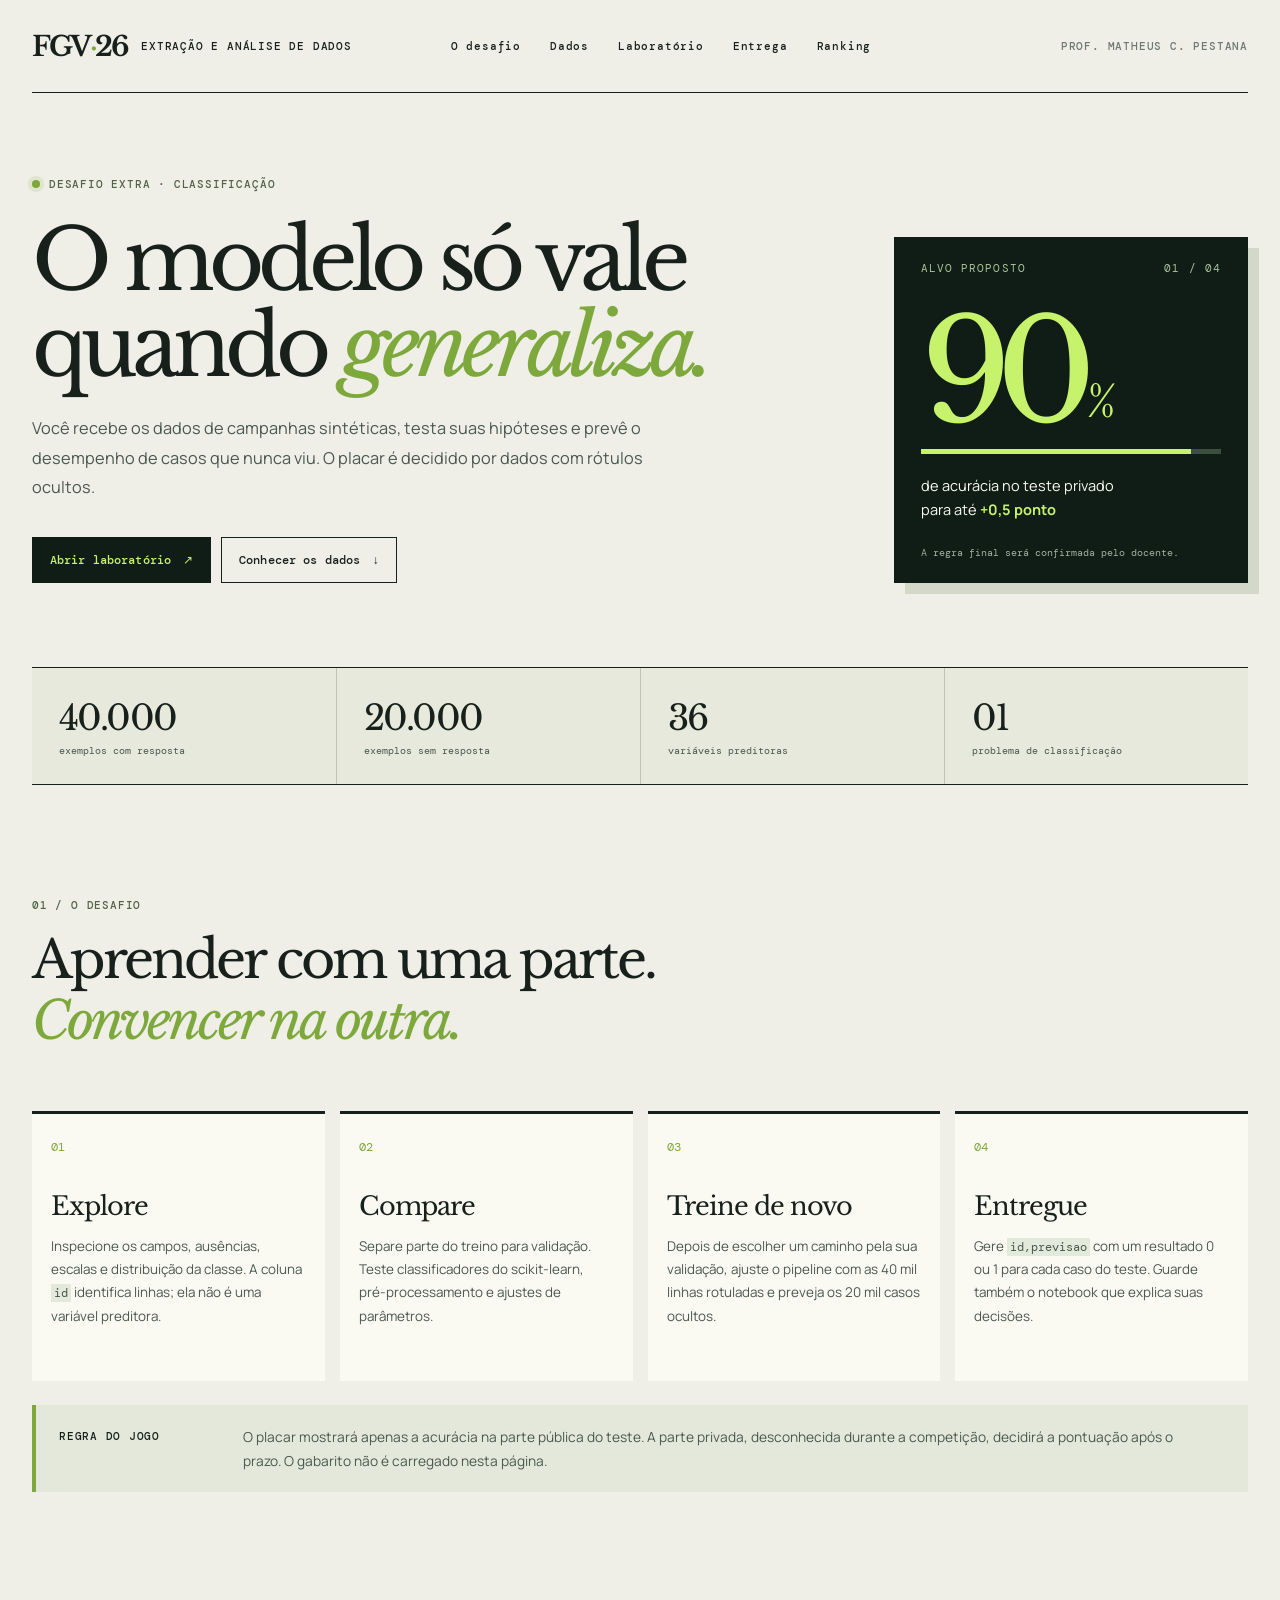
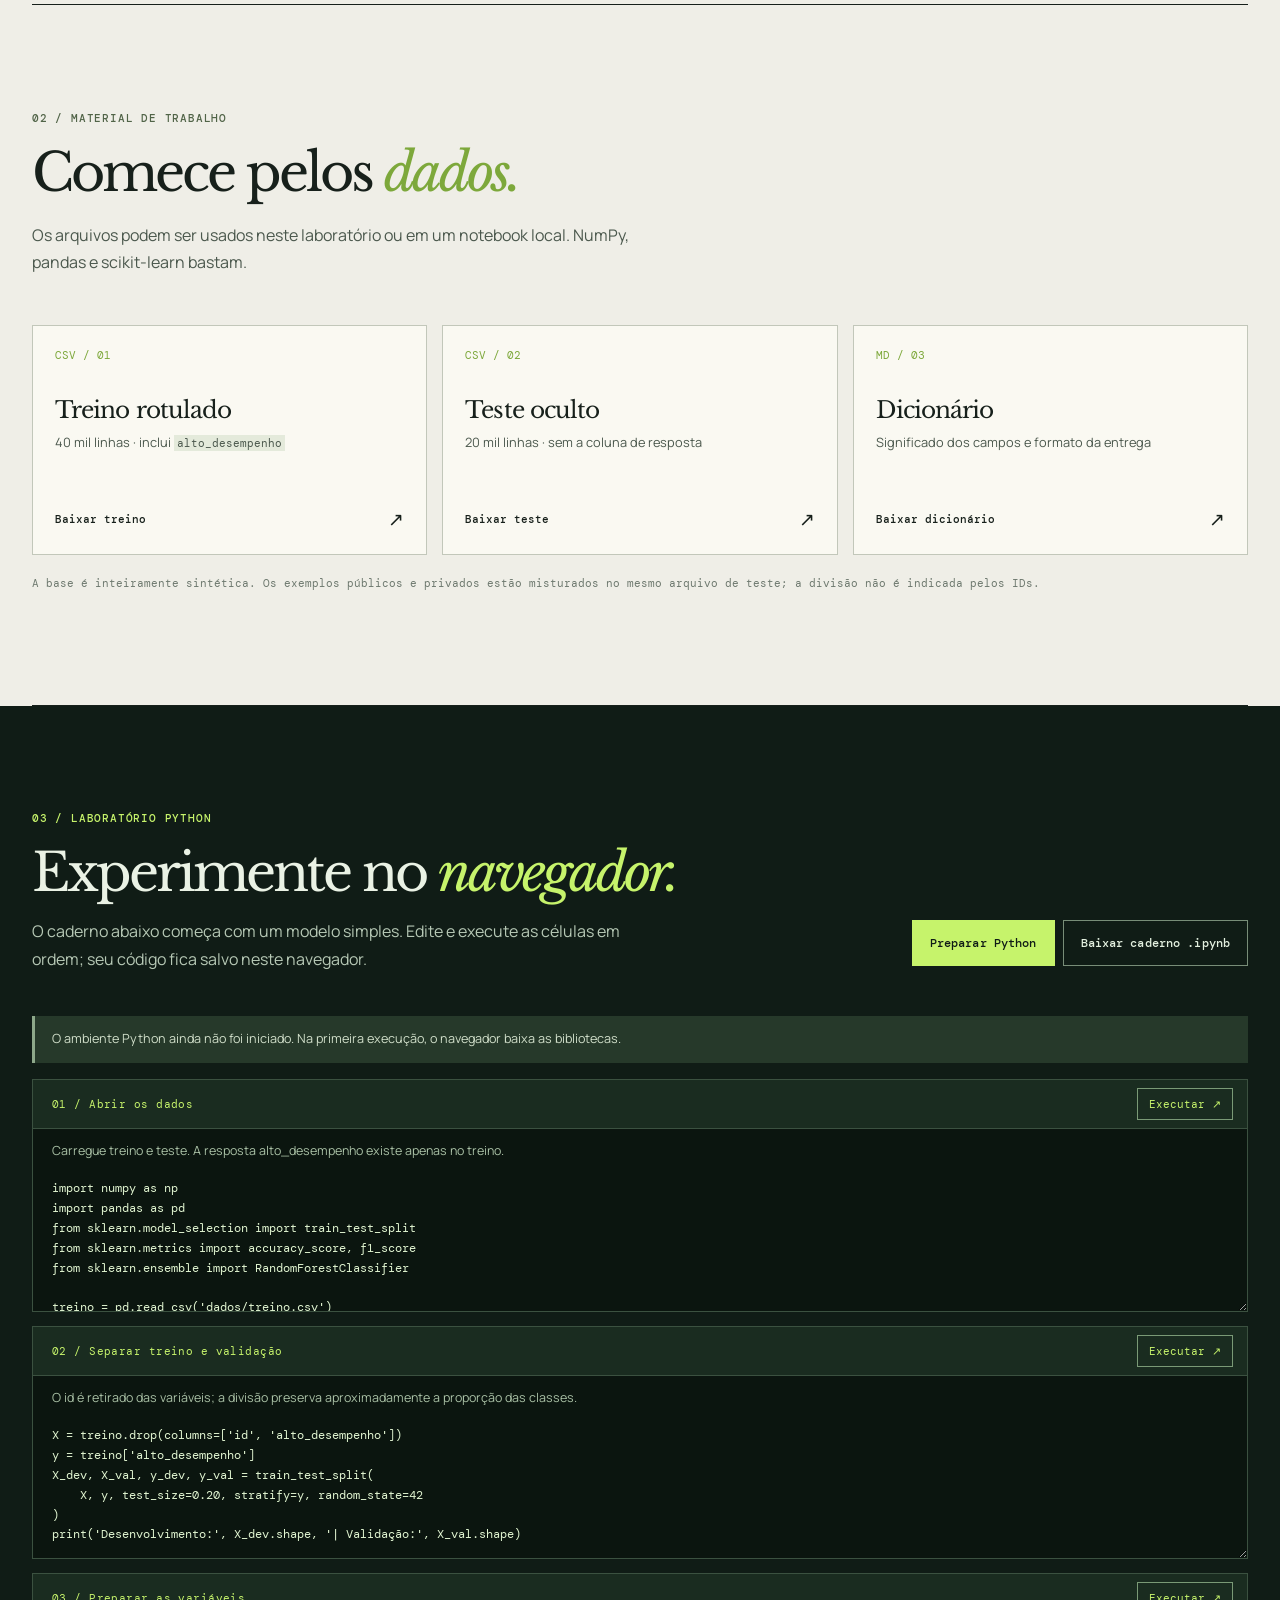
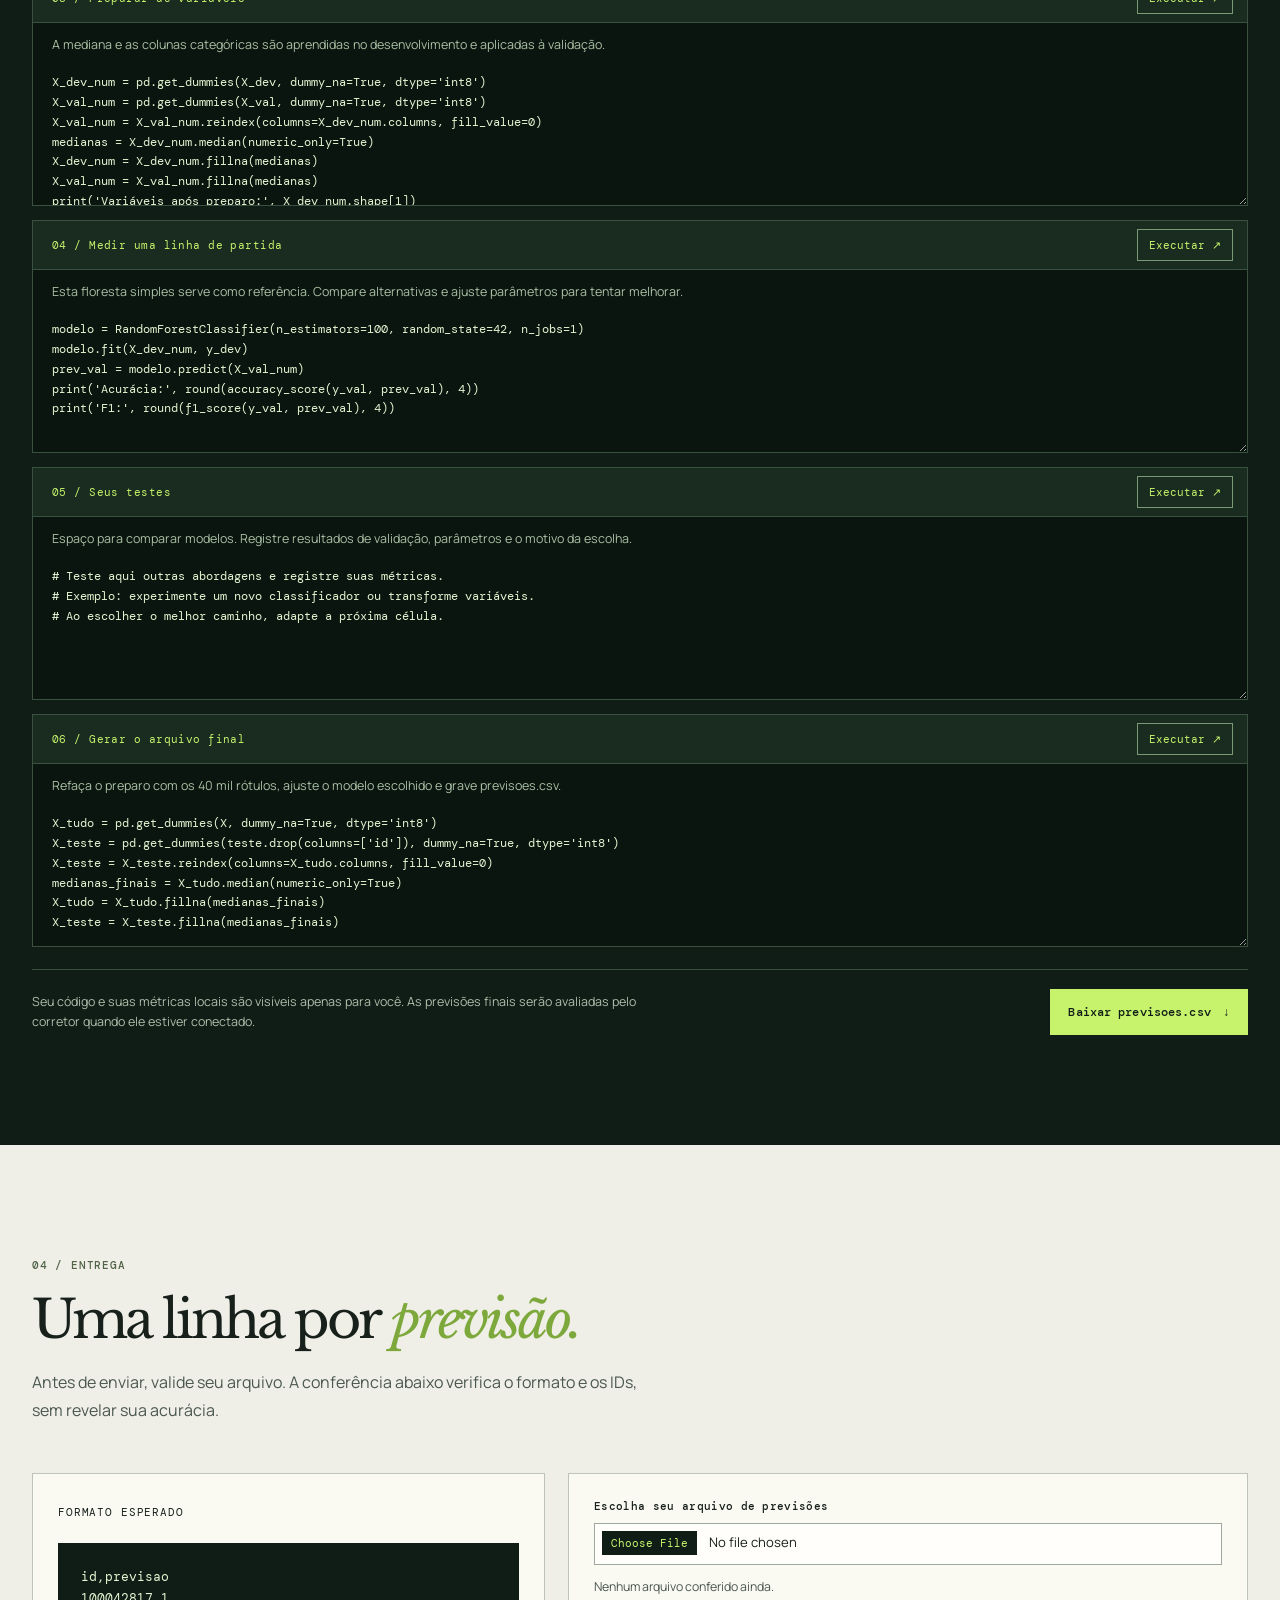
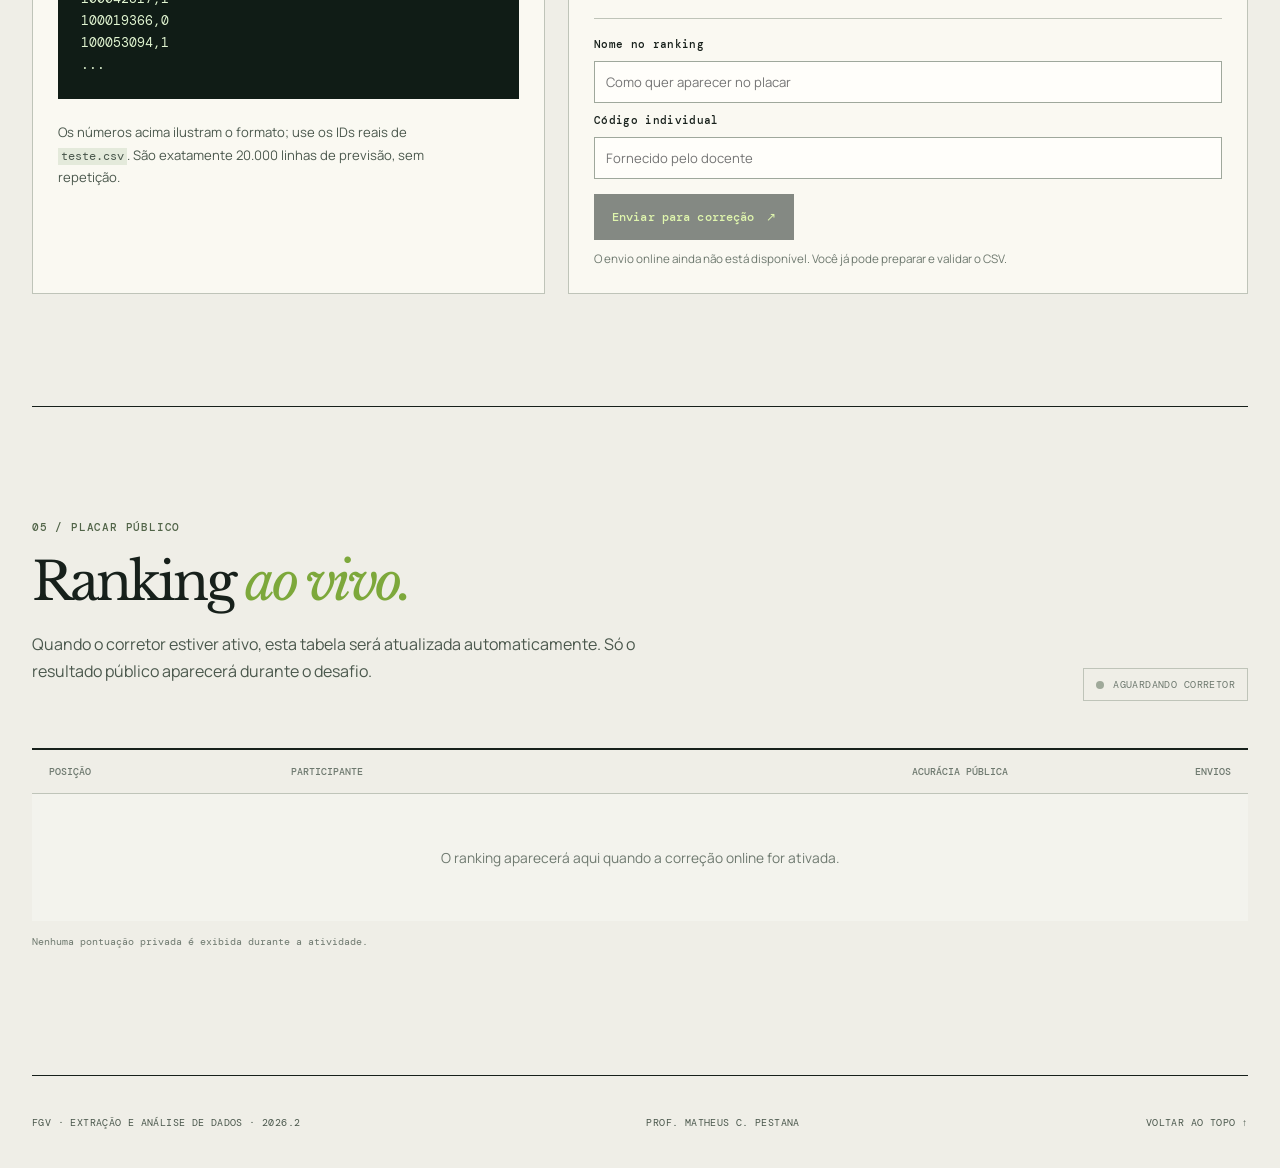
<file: desafio-modelagem/index.html>
<!doctype html>
<html lang="pt-BR">
  <head>
    <meta charset="utf-8" />
    <meta name="viewport" content="width=device-width, initial-scale=1" />
    <meta name="description" content="Desafio de modelagem de dados da FGV: treine, valide e compare modelos de classificação no navegador." />
    <meta name="color-scheme" content="light" />
    <title>Desafio de Modelagem · FGV</title>
    <link rel="preconnect" href="https://fonts.googleapis.com" />
    <link rel="preconnect" href="https://fonts.gstatic.com" crossorigin />
    <link href="https://fonts.googleapis.com/css2?family=DM+Mono:wght@400;500&family=Libre+Baskerville:ital,wght@0,400;0,700;1,400&family=Manrope:wght@400;500;600;700;800&display=swap" rel="stylesheet" />
    <link rel="stylesheet" href="./style.css" />
    <script defer src="./app.js"></script>
  </head>
  <body>
    <a class="skip-link" href="#conteudo">Ir ao conteúdo</a>
    <div class="page-shell">
      <header class="topbar">
        <a class="brand" href="#inicio" aria-label="Desafio de Modelagem, voltar ao início"><span class="brand-mark">FGV<span>·</span>26</span><span>EXTRAÇÃO E ANÁLISE DE DADOS</span></a>
        <nav aria-label="Navegação principal">
          <a href="#desafio">O desafio</a>
          <a href="#dados">Dados</a>
          <a href="#laboratorio">Laboratório</a>
          <a href="#entrega">Entrega</a>
          <a href="#ranking">Ranking</a>
        </nav>
        <span class="topbar-label">PROF. MATHEUS C. PESTANA</span>
      </header>

      <main id="conteudo">
        <section class="hero" id="inicio" aria-labelledby="hero-title">
          <div class="hero-copy">
            <p class="eyebrow"><span class="live-dot" aria-hidden="true"></span> DESAFIO EXTRA · CLASSIFICAÇÃO</p>
            <h1 id="hero-title">O modelo só vale quando <em>generaliza.</em></h1>
            <p class="hero-lede">Você recebe os dados de campanhas sintéticas, testa suas hipóteses e prevê o desempenho de casos que nunca viu. O placar é decidido por dados com rótulos ocultos.</p>
            <div class="hero-actions">
              <a class="button button-dark" href="#laboratorio">Abrir laboratório <span aria-hidden="true">↗</span></a>
              <a class="button button-line" href="#dados">Conhecer os dados <span aria-hidden="true">↓</span></a>
            </div>
          </div>
          <div class="hero-score" aria-label="Meta proposta de 90 por cento de acurácia">
            <div class="score-top"><span>ALVO PROPOSTO</span><span>01 / 04</span></div>
            <div class="score-number">90<span>%</span></div>
            <div class="score-track"><span></span></div>
            <p>de acurácia no teste privado<br />para até <strong>+0,5 ponto</strong></p>
            <span class="score-foot">A regra final será confirmada pelo docente.</span>
          </div>
        </section>

        <div class="fact-strip" aria-label="Resumo da base">
          <div><strong>40.000</strong><span>exemplos com resposta</span></div>
          <div><strong>20.000</strong><span>exemplos sem resposta</span></div>
          <div><strong>36</strong><span>variáveis preditoras</span></div>
          <div><strong>01</strong><span>problema de classificação</span></div>
        </div>

        <section id="desafio" class="section challenge-section">
          <div class="section-heading"><p class="eyebrow">01 / O DESAFIO</p><h2>Aprender com uma parte.<br /><em>Convencer na outra.</em></h2></div>
          <div class="challenge-grid">
            <article class="step-card"><span class="step-number">01</span><h3>Explore</h3><p>Inspecione os campos, ausências, escalas e distribuição da classe. A coluna <code>id</code> identifica linhas; ela não é uma variável preditora.</p></article>
            <article class="step-card"><span class="step-number">02</span><h3>Compare</h3><p>Separe parte do treino para validação. Teste classificadores do scikit-learn, pré-processamento e ajustes de parâmetros.</p></article>
            <article class="step-card"><span class="step-number">03</span><h3>Treine de novo</h3><p>Depois de escolher um caminho pela sua validação, ajuste o pipeline com as 40 mil linhas rotuladas e preveja os 20 mil casos ocultos.</p></article>
            <article class="step-card"><span class="step-number">04</span><h3>Entregue</h3><p>Gere <code>id,previsao</code> com um resultado 0 ou 1 para cada caso do teste. Guarde também o notebook que explica suas decisões.</p></article>
          </div>
          <aside class="rule-note"><span>REGRA DO JOGO</span><p>O placar mostrará apenas a acurácia na parte pública do teste. A parte privada, desconhecida durante a competição, decidirá a pontuação após o prazo. O gabarito não é carregado nesta página.</p></aside>
        </section>

        <section id="dados" class="section data-section">
          <div class="section-heading"><p class="eyebrow">02 / MATERIAL DE TRABALHO</p><h2>Comece pelos <em>dados.</em></h2><p>Os arquivos podem ser usados neste laboratório ou em um notebook local. NumPy, pandas e scikit-learn bastam.</p></div>
          <div class="data-grid">
            <a class="data-card" href="./dados/treino.csv" download><span class="file-type">CSV / 01</span><strong>Treino rotulado</strong><span>40 mil linhas · inclui <code>alto_desempenho</code></span><span class="file-action">Baixar treino <b aria-hidden="true">↗</b></span></a>
            <a class="data-card" href="./dados/teste.csv" download><span class="file-type">CSV / 02</span><strong>Teste oculto</strong><span>20 mil linhas · sem a coluna de resposta</span><span class="file-action">Baixar teste <b aria-hidden="true">↗</b></span></a>
            <a class="data-card" href="./dicionario.md" download><span class="file-type">MD / 03</span><strong>Dicionário</strong><span>Significado dos campos e formato da entrega</span><span class="file-action">Baixar dicionário <b aria-hidden="true">↗</b></span></a>
          </div>
          <p class="data-footnote">A base é inteiramente sintética. Os exemplos públicos e privados estão misturados no mesmo arquivo de teste; a divisão não é indicada pelos IDs.</p>
        </section>

        <section id="laboratorio" class="section lab-section">
          <div class="lab-heading"><div><p class="eyebrow">03 / LABORATÓRIO PYTHON</p><h2>Experimente no <em>navegador.</em></h2><p>O caderno abaixo começa com um modelo simples. Edite e execute as células em ordem; seu código fica salvo neste navegador.</p></div><div class="lab-actions"><button id="prepare-button" class="button button-lime" type="button">Preparar Python</button><button id="export-notebook" class="button button-outline-light" type="button">Baixar caderno .ipynb</button></div></div>
          <div id="runtime-status" class="runtime-status" role="status">O ambiente Python ainda não foi iniciado. Na primeira execução, o navegador baixa as bibliotecas.</div>
          <div id="notebook" class="notebook" aria-label="Caderno executável"><p class="loading-note">Carregando caderno…</p></div>
          <div class="lab-bottom"><p>Seu código e suas métricas locais são visíveis apenas para você. As previsões finais serão avaliadas pelo corretor quando ele estiver conectado.</p><button id="download-predictions" class="button button-lime" type="button">Baixar previsoes.csv <span aria-hidden="true">↓</span></button></div>
        </section>

        <section id="entrega" class="section delivery-section">
          <div class="section-heading"><p class="eyebrow">04 / ENTREGA</p><h2>Uma linha por <em>previsão.</em></h2><p>Antes de enviar, valide seu arquivo. A conferência abaixo verifica o formato e os IDs, sem revelar sua acurácia.</p></div>
          <div class="delivery-grid">
            <div class="format-card"><span>FORMATO ESPERADO</span><pre>id,previsao
100042817,1
100019366,0
100053094,1
...</pre><p>Os números acima ilustram o formato; use os IDs reais de <code>teste.csv</code>. São exatamente 20.000 linhas de previsão, sem repetição.</p></div>
            <div class="upload-card"><label for="prediction-file">Escolha seu arquivo de previsões</label><input id="prediction-file" type="file" accept=".csv,text/csv" /><p id="file-status" role="status">Nenhum arquivo conferido ainda.</p><div class="upload-divider"></div><label for="student-alias">Nome no ranking</label><input id="student-alias" type="text" maxlength="40" placeholder="Como quer aparecer no placar" autocomplete="nickname" /><label for="student-code">Código individual</label><input id="student-code" type="password" autocomplete="off" placeholder="Fornecido pelo docente" /><button id="submit-button" class="button button-dark" type="button" disabled>Enviar para correção <span aria-hidden="true">↗</span></button><p class="backend-note" id="submission-note">O envio online ainda não está disponível. Você já pode preparar e validar o CSV.</p></div>
          </div>
        </section>

        <section id="ranking" class="section ranking-section">
          <div class="ranking-heading"><div><p class="eyebrow">05 / PLACAR PÚBLICO</p><h2>Ranking <em>ao vivo.</em></h2><p>Quando o corretor estiver ativo, esta tabela será atualizada automaticamente. Só o resultado público aparecerá durante o desafio.</p></div><div class="ranking-state" id="ranking-state"><span class="state-dot"></span> AGUARDANDO CORRETOR</div></div>
          <div class="ranking-table-wrap"><table class="ranking-table"><thead><tr><th>POSIÇÃO</th><th>PARTICIPANTE</th><th>ACURÁCIA PÚBLICA</th><th>ENVIOS</th></tr></thead><tbody id="ranking-body"><tr><td colspan="4" class="ranking-empty">O ranking aparecerá aqui quando a correção online for ativada.</td></tr></tbody></table></div>
          <p id="ranking-updated" class="ranking-updated">Nenhuma pontuação privada é exibida durante a atividade.</p>
        </section>
      </main>

      <footer class="footer"><span>FGV · EXTRAÇÃO E ANÁLISE DE DADOS · 2026.2</span><span>PROF. MATHEUS C. PESTANA</span><a href="#inicio">VOLTAR AO TOPO ↑</a></footer>
    </div>
  </body>
</html>
</file>
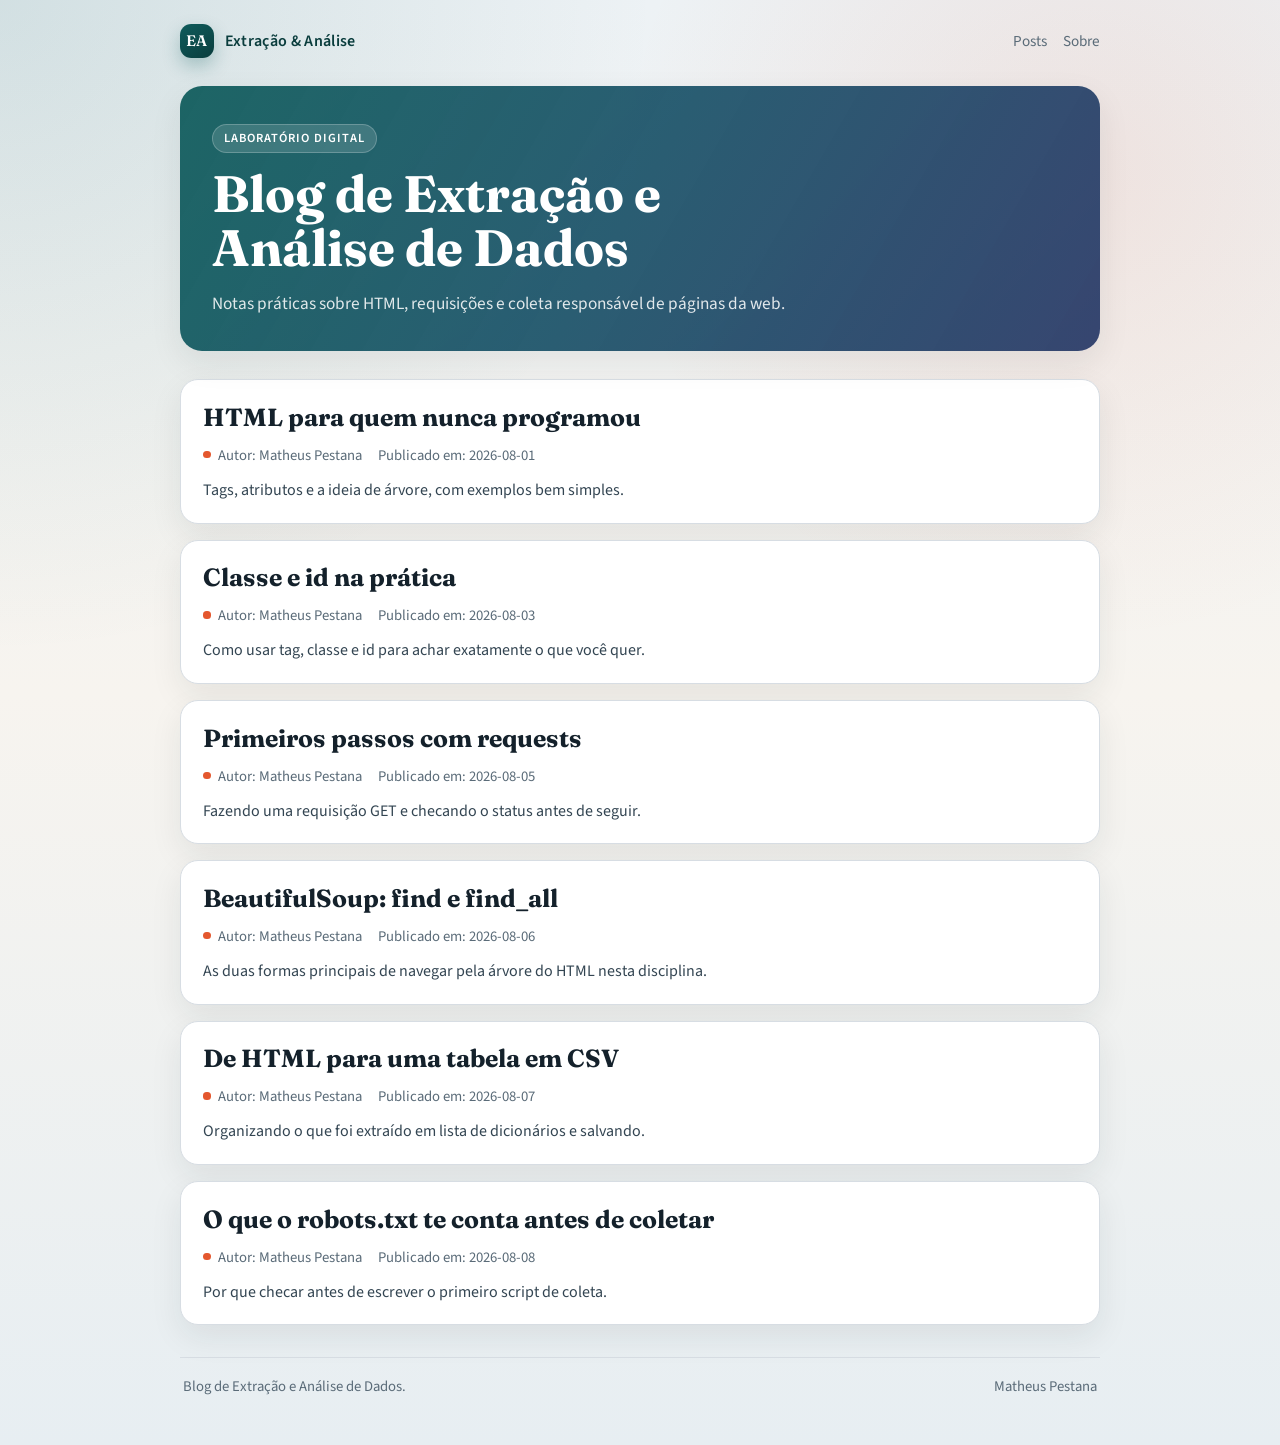
<file: aulas/08-html-requests-beautifulsoup/exemplos/pagina-teste.html>
<!DOCTYPE html>
<html lang="pt-br">
<head>
    <meta charset="UTF-8">
    <meta name="viewport" content="width=device-width, initial-scale=1">
    <title>Blog de Extração e Análise de Dados</title>
    <link rel="preconnect" href="https://fonts.googleapis.com">
    <link rel="preconnect" href="https://fonts.gstatic.com" crossorigin>
    <link href="https://fonts.googleapis.com/css2?family=Fraunces:opsz,wght@9..144,500;9..144,700&family=Source+Sans+3:wght@400;500;600&display=swap" rel="stylesheet">
    <style>
        :root {
            --ink: #14212b;
            --muted: #5a6b78;
            --paper: #f7f4ef;
            --card: #ffffff;
            --line: #d7dde3;
            --teal: #0f5c5c;
            --teal-deep: #0a3d3d;
            --coral: #e4572e;
            --shadow: 0 12px 32px rgba(20, 33, 43, 0.08);
            --radius: 18px;
        }

        * {
            box-sizing: border-box;
        }

        body {
            margin: 0;
            min-height: 100vh;
            color: var(--ink);
            font-family: "Source Sans 3", system-ui, sans-serif;
            background:
                radial-gradient(circle at top left, rgba(15, 92, 92, 0.12), transparent 34%),
                radial-gradient(circle at 85% 12%, rgba(228, 87, 46, 0.10), transparent 28%),
                linear-gradient(180deg, #edf2f5 0%, var(--paper) 48%, #e7eef2 100%);
        }

        .site {
            width: min(920px, calc(100% - 2rem));
            margin: 0 auto;
            padding: 1.5rem 0 3rem;
        }

        .topo {
            display: flex;
            align-items: center;
            justify-content: space-between;
            gap: 1rem;
            margin-bottom: 1.75rem;
        }

        .marca {
            display: inline-flex;
            align-items: center;
            gap: 0.7rem;
            font-weight: 600;
            letter-spacing: 0.02em;
            color: var(--teal-deep);
        }

        .marca-selo {
            width: 2.1rem;
            height: 2.1rem;
            border-radius: 0.7rem;
            display: grid;
            place-items: center;
            color: white;
            background: linear-gradient(145deg, var(--teal), var(--teal-deep));
            box-shadow: 0 8px 18px rgba(15, 92, 92, 0.28);
            font-family: Fraunces, Georgia, serif;
            font-size: 0.95rem;
        }

        .nav-links {
            display: flex;
            gap: 1rem;
            flex-wrap: wrap;
            font-size: 0.95rem;
        }

        .nav-links a {
            color: var(--muted);
            text-decoration: none;
        }

        .nav-links a:hover {
            color: var(--teal);
        }

        header {
            position: relative;
            overflow: hidden;
            padding: 2.4rem 2rem 2.1rem;
            border-radius: calc(var(--radius) + 4px);
            background:
                linear-gradient(135deg, rgba(255, 255, 255, 0.92), rgba(255, 255, 255, 0.72)),
                linear-gradient(120deg, #0f5c5c 0%, #174f66 55%, #2b3a67 100%);
            background-blend-mode: normal;
            color: white;
            box-shadow: var(--shadow);
            margin-bottom: 1.75rem;
        }

        header::before {
            content: "";
            position: absolute;
            inset: 0;
            background:
                linear-gradient(120deg, rgba(15, 92, 92, 0.94), rgba(23, 79, 102, 0.9) 48%, rgba(43, 58, 103, 0.92)),
                radial-gradient(circle at 20% 20%, rgba(255, 255, 255, 0.18), transparent 40%);
            z-index: 0;
        }

        header > * {
            position: relative;
            z-index: 1;
        }

        .eyebrow {
            display: inline-block;
            margin: 0 0 0.9rem;
            padding: 0.28rem 0.7rem;
            border-radius: 999px;
            background: rgba(255, 255, 255, 0.14);
            border: 1px solid rgba(255, 255, 255, 0.22);
            font-size: 0.78rem;
            letter-spacing: 0.08em;
            text-transform: uppercase;
            font-weight: 600;
        }

        #titulo-site {
            margin: 0;
            max-width: 14ch;
            font-family: Fraunces, Georgia, serif;
            font-size: clamp(2rem, 5vw, 3.2rem);
            line-height: 1.05;
            font-weight: 700;
        }

        .subtitulo {
            margin: 1rem 0 0;
            max-width: 38rem;
            font-size: 1.08rem;
            line-height: 1.55;
            color: rgba(255, 255, 255, 0.86);
        }

        .lista-posts {
            list-style: none;
            margin: 0;
            padding: 0;
            display: grid;
            gap: 1rem;
        }

        .post {
            background: var(--card);
            border: 1px solid var(--line);
            border-radius: var(--radius);
            padding: 1.35rem 1.4rem 1.25rem;
            box-shadow: var(--shadow);
            transition: transform 0.18s ease, box-shadow 0.18s ease, border-color 0.18s ease;
        }

        .post:hover {
            transform: translateY(-3px);
            border-color: rgba(15, 92, 92, 0.28);
            box-shadow: 0 16px 36px rgba(20, 33, 43, 0.12);
        }

        .titulo-post {
            margin: 0 0 0.75rem;
            font-family: Fraunces, Georgia, serif;
            font-size: clamp(1.25rem, 2.4vw, 1.55rem);
            line-height: 1.25;
            font-weight: 700;
        }

        .link-post {
            color: var(--ink);
            text-decoration: none;
        }

        .link-post:hover {
            color: var(--teal);
            text-decoration: underline;
            text-underline-offset: 0.18em;
        }

        .meta-post {
            display: flex;
            flex-wrap: wrap;
            gap: 0.55rem 1rem;
            margin-bottom: 0.75rem;
        }

        .autor-post,
        .data-post {
            margin: 0;
            color: var(--muted);
            font-size: 0.92rem;
        }

        .autor-post::before {
            content: "";
            display: inline-block;
            width: 0.45rem;
            height: 0.45rem;
            margin-right: 0.45rem;
            border-radius: 50%;
            background: var(--coral);
            vertical-align: 0.1rem;
        }

        .resumo-post {
            margin: 0;
            color: #334552;
            line-height: 1.55;
            font-size: 1rem;
        }

        footer {
            margin-top: 2rem;
            padding: 1.1rem 0.2rem 0;
            border-top: 1px solid var(--line);
            color: var(--muted);
            font-size: 0.92rem;
            display: flex;
            justify-content: space-between;
            gap: 1rem;
            flex-wrap: wrap;
        }

        footer p {
            margin: 0;
        }

        @media (max-width: 640px) {
            .topo {
                flex-direction: column;
                align-items: flex-start;
            }

            header {
                padding: 1.7rem 1.25rem 1.5rem;
            }

            .post {
                padding: 1.15rem 1.1rem;
            }
        }
    </style>
</head>
<body>
    <div class="site">
        <div class="topo">
            <div class="marca">
                <span class="marca-selo">EA</span>
                <span>Extração &amp; Análise</span>
            </div>
            <nav class="nav-links" aria-label="Seções">
                <a href="#lista">Posts</a>
                <a href="#rodape">Sobre</a>
            </nav>
        </div>

        <header>
            <p class="eyebrow">Laboratório digital</p>
            <h1 id="titulo-site">Blog de Extração e Análise de Dados</h1>
            <p class="subtitulo">Notas práticas sobre HTML, requisições e coleta responsável de páginas da web.</p>
        </header>

        <main>
            <ul class="lista-posts" id="lista">

                <li class="post" id="post-1">
                    <h2 class="titulo-post"><a class="link-post" href="https://exemplo.com/posts/html-para-iniciantes">HTML para quem nunca programou</a></h2>
                    <div class="meta-post">
                        <p class="autor-post">Autor: Matheus Pestana</p>
                        <p class="data-post">Publicado em: 2026-08-01</p>
                    </div>
                    <p class="resumo-post">Tags, atributos e a ideia de árvore, com exemplos bem simples.</p>
                </li>

                <li class="post" id="post-2">
                    <h2 class="titulo-post"><a class="link-post" href="https://exemplo.com/posts/classe-e-id-na-pratica">Classe e id na prática</a></h2>
                    <div class="meta-post">
                        <p class="autor-post">Autor: Matheus Pestana</p>
                        <p class="data-post">Publicado em: 2026-08-03</p>
                    </div>
                    <p class="resumo-post">Como usar tag, classe e id para achar exatamente o que você quer.</p>
                </li>

                <li class="post" id="post-3">
                    <h2 class="titulo-post"><a class="link-post" href="https://exemplo.com/posts/requests-primeiros-passos">Primeiros passos com requests</a></h2>
                    <div class="meta-post">
                        <p class="autor-post">Autor: Matheus Pestana</p>
                        <p class="data-post">Publicado em: 2026-08-05</p>
                    </div>
                    <p class="resumo-post">Fazendo uma requisição GET e checando o status antes de seguir.</p>
                </li>

                <li class="post" id="post-4">
                    <h2 class="titulo-post"><a class="link-post" href="https://exemplo.com/posts/beautifulsoup-find-e-find-all">BeautifulSoup: find e find_all</a></h2>
                    <div class="meta-post">
                        <p class="autor-post">Autor: Matheus Pestana</p>
                        <p class="data-post">Publicado em: 2026-08-06</p>
                    </div>
                    <p class="resumo-post">As duas formas principais de navegar pela árvore do HTML nesta disciplina.</p>
                </li>

                <li class="post" id="post-5">
                    <h2 class="titulo-post"><a class="link-post" href="https://exemplo.com/posts/de-html-para-csv">De HTML para uma tabela em CSV</a></h2>
                    <div class="meta-post">
                        <p class="autor-post">Autor: Matheus Pestana</p>
                        <p class="data-post">Publicado em: 2026-08-07</p>
                    </div>
                    <p class="resumo-post">Organizando o que foi extraído em lista de dicionários e salvando.</p>
                </li>

                <li class="post" id="post-6">
                    <h2 class="titulo-post"><a class="link-post" href="https://exemplo.com/posts/robots-txt-e-limites">O que o robots.txt te conta antes de coletar</a></h2>
                    <div class="meta-post">
                        <p class="autor-post">Autor: Matheus Pestana</p>
                        <p class="data-post">Publicado em: 2026-08-08</p>
                    </div>
                    <p class="resumo-post">Por que checar antes de escrever o primeiro script de coleta.</p>
                </li>

            </ul>
        </main>

        <footer id="rodape">
            <p>Blog de Extração e Análise de Dados.</p>
            <p>Matheus Pestana</p>
        </footer>
    </div>
</body>
</html>
</file>
<file: desafio-modelagem/style.css>
:root {
  --paper: #efeee7;
  --sheet: #faf9f2;
  --ink: #17201b;
  --soft-ink: #4b584d;
  --muted: #6e796f;
  --line: #bfc4b9;
  --lime: #c6f36b;
  --lime-deep: #7da83b;
  --night: #101c16;
  --night-line: #3b5140;
  --terminal: #e1f5d1;
  --error: #8e3c2b;
  font-family: Manrope, ui-sans-serif, sans-serif;
  color: var(--ink);
  background: var(--paper);
  font-synthesis: none;
}

* { box-sizing: border-box; }
html { scroll-behavior: smooth; }
body { min-width: 320px; margin: 0; background: var(--paper); }
body::before { content: ""; position: fixed; inset: 0; z-index: -1; pointer-events: none; opacity: .32; background-image: radial-gradient(#9da899 0.55px, transparent 0.55px); background-size: 8px 8px; }
button, input, textarea { font: inherit; }
button { cursor: pointer; }
button:disabled { cursor: not-allowed; opacity: .5; }
a { color: inherit; }
code, pre { font-family: "DM Mono", ui-monospace, monospace; }
::selection { color: var(--night); background: var(--lime); }
.skip-link { position: fixed; top: -100px; left: 18px; z-index: 10; padding: 10px 15px; color: var(--night); background: var(--lime); font-weight: 700; }
.skip-link:focus { top: 18px; }
.page-shell { width: min(1256px, calc(100% - 64px)); margin: auto; }

.topbar { min-height: 93px; display: flex; align-items: center; justify-content: space-between; gap: 24px; border-bottom: 1px solid var(--ink); }
.brand { display: inline-flex; align-items: center; gap: 14px; text-decoration: none; white-space: nowrap; }
.brand-mark { font-family: "Libre Baskerville", Georgia, serif; font-size: 1.72rem; font-weight: 700; letter-spacing: -.09em; }
.brand-mark span { color: var(--lime-deep); }
.brand > span:last-child, .topbar-label, .topbar nav, .eyebrow { font-family: "DM Mono", ui-monospace, monospace; font-size: .67rem; font-weight: 500; letter-spacing: .075em; }
.brand > span:last-child { max-width: 120px; line-height: 1.5; }
.topbar nav { display: flex; flex-wrap: wrap; gap: clamp(12px, 2.3vw, 29px); }
.topbar nav a { text-decoration: none; transition: color .18s; }
.topbar nav a:hover { color: var(--lime-deep); }
.topbar-label { color: var(--muted); text-align: right; }

.hero { display: grid; grid-template-columns: minmax(0, 1.5fr) minmax(300px, .7fr); gap: clamp(45px, 8vw, 120px); align-items: end; min-height: 560px; padding: 84px 0 84px; }
.eyebrow { display: flex; align-items: center; gap: 9px; margin: 0; color: #516448; text-transform: uppercase; }
.live-dot { display: inline-block; width: 8px; height: 8px; border-radius: 50%; background: var(--lime-deep); box-shadow: 0 0 0 4px rgba(125,168,59,.14); }
h1, h2, h3 { font-family: "Libre Baskerville", Georgia, serif; font-weight: 400; }
h1 { max-width: 820px; margin: 27px 0 24px; font-size: clamp(3.35rem, 6.6vw, 6.7rem); line-height: 1.02; letter-spacing: -.072em; }
h1 em, h2 em { color: var(--lime-deep); font-weight: 400; }
.hero-lede { max-width: 620px; margin: 0; color: var(--soft-ink); font-size: 1.02rem; line-height: 1.8; }
.hero-actions { display: flex; flex-wrap: wrap; gap: 10px; margin-top: 35px; }
.button { display: inline-flex; align-items: center; justify-content: center; gap: 12px; min-height: 46px; padding: 11px 17px; border: 1px solid transparent; border-radius: 0; font-family: "DM Mono", ui-monospace, monospace; font-size: .74rem; font-weight: 500; letter-spacing: .01em; text-decoration: none; transition: transform .18s, background .18s, color .18s; }
.button:not(:disabled):hover { transform: translateY(-2px); }
.button:focus-visible, a:focus-visible, input:focus-visible, textarea:focus-visible { outline: 3px solid var(--lime-deep); outline-offset: 3px; }
.button-dark { color: var(--lime); background: var(--night); }
.button-dark:hover { background: #233b29; }
.button-line { color: var(--ink); border-color: var(--ink); background: transparent; }
.button-line:hover { background: #e3e9d8; }
.button-lime { color: var(--night); background: var(--lime); }
.button-lime:hover { background: #d9ff90; }
.button-outline-light { color: #e3f0df; border-color: #788d78; background: transparent; }
.button-outline-light:hover { background: #253a2b; }
.hero-score { min-height: 346px; padding: 24px 27px 22px; color: var(--sheet); background: var(--night); box-shadow: 11px 11px 0 #d3d8c9; }
.score-top { display: flex; justify-content: space-between; color: #aac599; font-family: "DM Mono", monospace; font-size: .68rem; letter-spacing: .1em; }
.score-number { margin: 28px 0 5px; color: var(--lime); font-family: "Libre Baskerville", Georgia, serif; font-size: clamp(6.6rem, 11vw, 10rem); line-height: 1; letter-spacing: -.11em; }
.score-number span { padding-left: 5px; font-size: .31em; letter-spacing: -.03em; vertical-align: 13%; }
.score-track { height: 5px; background: #3a503c; }
.score-track span { display: block; width: 90%; height: 100%; background: var(--lime); }
.hero-score p { margin: 19px 0 18px; font-size: .91rem; line-height: 1.65; }
.hero-score strong { color: var(--lime); }
.score-foot { color: #a0b3a0; font-family: "DM Mono", monospace; font-size: .61rem; }

.fact-strip { display: grid; grid-template-columns: repeat(4, 1fr); border-block: 1px solid var(--ink); background: #e6e9dc; }
.fact-strip div { min-height: 116px; display: flex; flex-direction: column; justify-content: center; padding: 18px 27px; }
.fact-strip div + div { border-left: 1px solid var(--line); }
.fact-strip strong { font-family: "Libre Baskerville", Georgia, serif; font-size: clamp(1.6rem, 2.7vw, 2.5rem); font-weight: 400; letter-spacing: -.045em; }
.fact-strip span { margin-top: 5px; color: var(--soft-ink); font-family: "DM Mono", monospace; font-size: .64rem; }
.section { scroll-margin-top: 25px; padding: 113px 0 112px; border-bottom: 1px solid var(--ink); }
.section-heading h2, .lab-heading h2, .ranking-heading h2 { margin: 18px 0 18px; font-size: clamp(2.3rem, 4.1vw, 4.3rem); line-height: 1.16; letter-spacing: -.057em; }
.section-heading > p:last-child { max-width: 630px; color: var(--soft-ink); line-height: 1.72; }
.challenge-grid { display: grid; grid-template-columns: repeat(4, 1fr); gap: 15px; margin-top: 59px; }
.step-card { min-height: 270px; padding: 20px 19px 26px; border-top: 3px solid var(--ink); background: var(--sheet); }
.step-number { color: var(--lime-deep); font-family: "DM Mono", monospace; font-size: .73rem; }
.step-card h3 { margin: 34px 0 13px; font-size: 1.6rem; letter-spacing: -.04em; }
.step-card p { margin: 0; color: var(--soft-ink); font-size: .84rem; line-height: 1.72; }
.step-card code, .rule-note code, .data-card code, .format-card code { padding: 1px 3px; background: #e4eadb; font-size: .88em; }
.rule-note { display: grid; grid-template-columns: 160px 1fr; gap: 24px; margin-top: 24px; padding: 20px 23px; border-left: 4px solid var(--lime-deep); background: #e3e8db; }
.rule-note span { padding-top: 4px; font-family: "DM Mono", monospace; font-size: .67rem; font-weight: 500; letter-spacing: .07em; }
.rule-note p { max-width: 930px; margin: 0; color: var(--soft-ink); font-size: .86rem; line-height: 1.7; }
.data-section { padding-top: 106px; }
.data-grid { display: grid; grid-template-columns: repeat(3, 1fr); gap: 15px; margin-top: 48px; }
.data-card { min-height: 230px; display: flex; flex-direction: column; padding: 22px; border: 1px solid #c2c7ba; background: var(--sheet); text-decoration: none; transition: border-color .2s, transform .2s, box-shadow .2s; }
.data-card:hover { transform: translateY(-3px); border-color: var(--ink); box-shadow: 7px 7px 0 #d6ddcf; }
.file-type, .file-action, .data-footnote { font-family: "DM Mono", monospace; font-size: .69rem; }
.file-type { color: var(--lime-deep); }
.data-card strong { margin: 33px 0 9px; font-family: "Libre Baskerville", Georgia, serif; font-size: 1.45rem; font-weight: 400; letter-spacing: -.04em; }
.data-card > span:nth-child(3) { color: var(--soft-ink); font-size: .8rem; }
.file-action { display: flex; align-items: center; justify-content: space-between; margin-top: auto; padding-top: 26px; font-weight: 500; }
.file-action b { font-size: 1.2rem; font-weight: 400; }
.data-footnote { margin: 20px 0 0; color: var(--muted); line-height: 1.6; }

.lab-section { margin: 0 calc((min(1256px, 100vw - 64px) - 100vw) / 2); padding: 105px max(32px, calc((100vw - 1256px) / 2)) 110px; color: #eaf2e5; border: 0; background: var(--night); }
.lab-heading { display: flex; justify-content: space-between; align-items: end; gap: 35px; }
.lab-heading .eyebrow { color: var(--lime); }
.lab-heading h2 { max-width: 680px; margin-bottom: 15px; }
.lab-heading h2 em { color: var(--lime); }
.lab-heading p:last-child { max-width: 640px; margin: 0; color: #b6c8b5; line-height: 1.72; }
.lab-actions { display: flex; flex-wrap: wrap; justify-content: flex-end; gap: 8px; padding-bottom: 7px; }
.runtime-status { margin-top: 43px; padding: 14px 17px; border-left: 3px solid #8da88a; color: #d0dec9; background: #26392a; font-size: .79rem; line-height: 1.5; }
.runtime-status.ready { border-color: var(--lime); color: #e7f9d6; }
.runtime-status.error { border-color: #ed967d; color: #ffe0d4; background: #39251f; }
.notebook { display: grid; gap: 14px; margin-top: 16px; }
.loading-note { padding: 25px; color: #bacab5; }
.code-cell { border: 1px solid var(--night-line); background: #0b150f; }
.code-header { display: flex; align-items: center; justify-content: space-between; gap: 16px; min-height: 49px; padding: 8px 14px 8px 19px; border-bottom: 1px solid var(--night-line); background: #1a2c20; }
.code-header span { color: var(--lime); font-family: "DM Mono", monospace; font-size: .68rem; letter-spacing: .04em; }
.code-header button { min-height: 32px; padding: 5px 11px; border: 1px solid #7a9a76; color: var(--lime); background: transparent; font-family: "DM Mono", monospace; font-size: .67rem; }
.code-header button:hover:not(:disabled) { color: var(--night); background: var(--lime); }
.cell-description { margin: 0; padding: 12px 19px 0; color: #a9c0a5; font-size: .78rem; line-height: 1.6; }
.code-input { width: 100%; min-height: 150px; display: block; resize: vertical; padding: 18px 19px; border: 0; outline: none; color: var(--terminal); background: #0b150f; font-family: "DM Mono", ui-monospace, monospace; font-size: .75rem; line-height: 1.65; tab-size: 4; }
.code-input:focus { box-shadow: inset 3px 0 var(--lime); }
.cell-output { max-height: 420px; overflow: auto; margin: 0; padding: 15px 19px; border-top: 1px solid var(--night-line); color: #d9efd1; background: #07100a; font-family: "DM Mono", monospace; font-size: .74rem; line-height: 1.6; white-space: pre-wrap; overflow-wrap: anywhere; }
.cell-output:empty { display: none; }
.cell-output.error { color: #ffcfbe; background: #28150f; }
.lab-bottom { display: flex; align-items: center; justify-content: space-between; gap: 25px; margin-top: 22px; padding-top: 19px; border-top: 1px solid var(--night-line); }
.lab-bottom p { max-width: 650px; margin: 0; color: #adbeaa; font-size: .78rem; line-height: 1.65; }
.lab-bottom .button { flex: 0 0 auto; }

.delivery-grid { display: grid; grid-template-columns: .86fr 1.14fr; gap: 23px; margin-top: 49px; }
.format-card, .upload-card { min-height: 420px; padding: 25px; border: 1px solid var(--line); background: var(--sheet); }
.format-card > span { font-family: "DM Mono", monospace; font-size: .67rem; letter-spacing: .08em; }
.format-card pre { margin: 22px 0; padding: 23px; color: var(--terminal); background: var(--night); font-size: .81rem; line-height: 1.7; overflow: auto; }
.format-card p { max-width: 420px; margin: 0; color: var(--soft-ink); font-size: .82rem; line-height: 1.7; }
.upload-card { display: flex; flex-direction: column; align-items: flex-start; gap: 10px; }
.upload-card label { font-family: "DM Mono", monospace; font-size: .68rem; font-weight: 500; letter-spacing: .03em; }
.upload-card input { width: 100%; min-height: 42px; padding: 9px 11px; border: 1px solid #9fa89c; border-radius: 0; color: var(--ink); background: #fffefa; font-size: .82rem; }
.upload-card input[type=file] { padding: 7px; }
.upload-card input::file-selector-button { margin-right: 12px; padding: 5px 9px; border: 0; color: var(--lime); background: var(--night); font-family: "DM Mono", monospace; font-size: .68rem; cursor: pointer; }
#file-status { min-height: 22px; margin: 3px 0 0; color: var(--soft-ink); font-size: .77rem; line-height: 1.5; }
#file-status.success { color: #3b6a28; }
#file-status.error { color: var(--error); }
.upload-divider { width: 100%; height: 1px; margin: 8px 0; background: var(--line); }
.upload-card button { margin-top: 5px; }
.backend-note { margin: 0; color: var(--muted); font-size: .73rem; line-height: 1.55; }
.ranking-section { padding-bottom: 127px; }
.ranking-heading { display: flex; justify-content: space-between; align-items: end; gap: 24px; }
.ranking-heading p:last-child { max-width: 640px; color: var(--soft-ink); line-height: 1.7; }
.ranking-state { flex: 0 0 auto; display: inline-flex; align-items: center; gap: 9px; padding: 9px 12px; border: 1px solid var(--line); color: var(--muted); font-family: "DM Mono", monospace; font-size: .64rem; letter-spacing: .04em; }
.state-dot { width: 8px; height: 8px; border-radius: 50%; background: #9fa99a; }
.ranking-state.active { border-color: #8caa75; color: #487330; background: #e5eddf; }
.ranking-state.active .state-dot { background: #7dae4a; }
.ranking-table-wrap { margin-top: 47px; overflow-x: auto; border-top: 2px solid var(--ink); }
.ranking-table { width: 100%; border-collapse: collapse; }
.ranking-table th { padding: 15px 17px; color: var(--muted); font-family: "DM Mono", monospace; font-size: .65rem; font-weight: 500; text-align: left; }
.ranking-table td { padding: 21px 17px; border-top: 1px solid var(--line); font-size: .86rem; }
.ranking-table th:nth-child(3), .ranking-table th:nth-child(4), .ranking-table td:nth-child(3), .ranking-table td:nth-child(4) { text-align: right; }
.ranking-table tr:nth-child(odd) td { background: rgba(255,255,255,.25); }
.ranking-empty { padding: 54px 17px !important; color: var(--muted); text-align: center !important; }
.ranking-updated { margin: 14px 0 0; color: var(--muted); font-family: "DM Mono", monospace; font-size: .65rem; }
.footer { min-height: 92px; display: flex; justify-content: space-between; align-items: center; gap: 15px; color: var(--soft-ink); font-family: "DM Mono", monospace; font-size: .61rem; letter-spacing: .04em; }
.footer a { text-decoration: none; }
.footer a:hover { color: var(--lime-deep); }

@media (max-width: 1070px) {
  .topbar-label { display: none; }
  .hero { gap: 35px; }
  .challenge-grid { grid-template-columns: repeat(2, 1fr); }
  .step-card { min-height: 210px; }
}
@media (max-width: 760px) {
  .page-shell { width: min(100% - 32px, 1256px); }
  .topbar { align-items: flex-start; flex-direction: column; justify-content: center; gap: 15px; padding: 18px 0; }
  .topbar nav { gap: 14px 18px; }
  .hero { grid-template-columns: 1fr; min-height: 0; padding: 65px 0 50px; }
  .hero-score { min-height: 0; }
  .score-number { margin-top: 15px; font-size: 7.5rem; }
  .fact-strip { grid-template-columns: repeat(2, 1fr); }
  .fact-strip div:nth-child(3) { border-left: 0; border-top: 1px solid var(--line); }
  .fact-strip div:nth-child(4) { border-top: 1px solid var(--line); }
  .section { padding: 75px 0; }
  .data-grid, .delivery-grid { grid-template-columns: 1fr; }
  .data-card { min-height: 190px; }
  .lab-section { margin: 0 -16px; padding: 75px 16px; }
  .lab-heading, .lab-bottom, .ranking-heading { align-items: flex-start; flex-direction: column; }
  .lab-actions { justify-content: flex-start; }
  .footer { flex-wrap: wrap; justify-content: flex-start; padding: 20px 0; }
}
@media (max-width: 500px) {
  h1 { font-size: clamp(3rem, 13vw, 4.4rem); }
  .fact-strip div { padding: 16px; }
  .fact-strip strong { font-size: 1.55rem; }
  .fact-strip span { font-size: .57rem; }
  .challenge-grid { grid-template-columns: 1fr; }
  .step-card { min-height: 0; }
  .step-card h3 { margin-top: 19px; }
  .rule-note { grid-template-columns: 1fr; gap: 7px; }
  .ranking-table { min-width: 580px; }
}
@media (prefers-reduced-motion: reduce) {
  html { scroll-behavior: auto; }
  *, *::before, *::after { transition-duration: .01ms !important; animation-duration: .01ms !important; }
}
</file>
